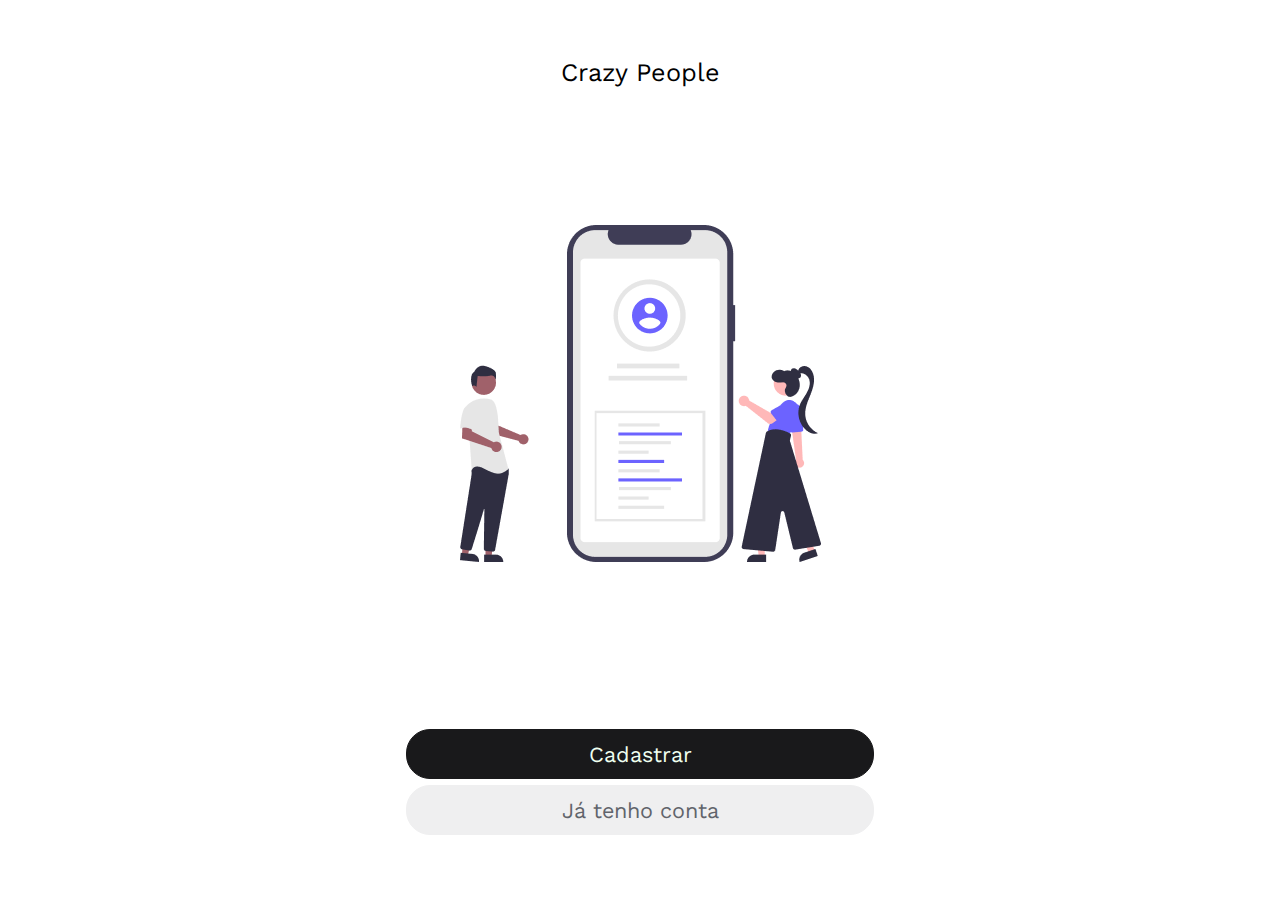
<file: index.html>
<!DOCTYPE html>
<html lang="en">
<head>
    <meta charset="UTF-8">
    <meta name="viewport" content="width=device-width, initial-scale=1.0">
    <title>Crazy People - a rede social das suas loucuras</title>
    <link href="CSS/global.css" rel="stylesheet"  />
</head>
<body>
    <div class="grid-vertical">
        <div class="container-content">
            <h1 class="title">Crazy People</h1>
            <img src="images/bem_vindo.png" class="image-centered" width="361" height="337" style="max-height: 337px;"/>
        </div>
    <div class="group-buttons">
        <a class="button button-primary" href="register.html" >Cadastrar</a>
        <a class="button button-secundary" href="pages/login/login.html">Já tenho conta</a>
    </div>
    </div>
</body>
</html>
</file>
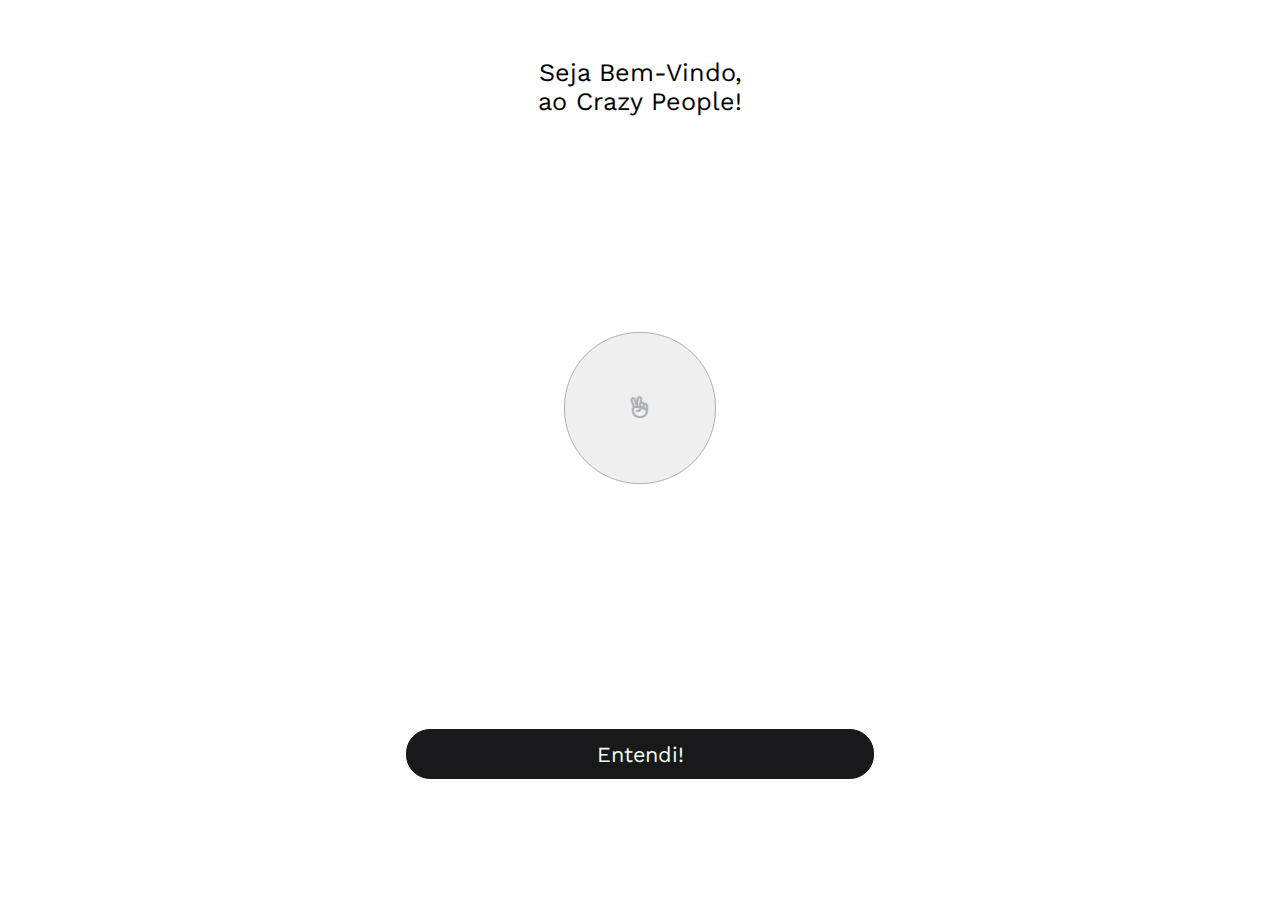
<file: register-message.html>
<!DOCTYPE html>
<html lang="en">
<head>
    <meta charset="UTF-8">
    <meta name="viewport" content="width=device-width, initial-scale=1.0">
    <title>Bem-Vindo - Crazy People</title>
    <link href="CSS/global.css" rel="stylesheet"  />
    <link href="pages/recovery-password/recovery-password.css" rel="stylesheet" />
    <link href="CSS/fontawesome/css/all.min.css" rel="stylesheet" />
</head>
<body>
    <div class="grid-vertical">
        <div class="container-content">
            <h1 class="title">Seja Bem-Vindo, <br /> ao Crazy People!</h1>
            <div class="icon-container">
                <i class="fa-regular fa-hand-peace"></i>
                <!--<i class="fa-regular fa-eye-slash"></i>-->
            </div>
               
    </div> 
    <div class="group-buttons">
        <a class="button button-primary" href="pages/login/login.html">Entendi!</a>
        
    </div>
    
</body>
</html>
</file>
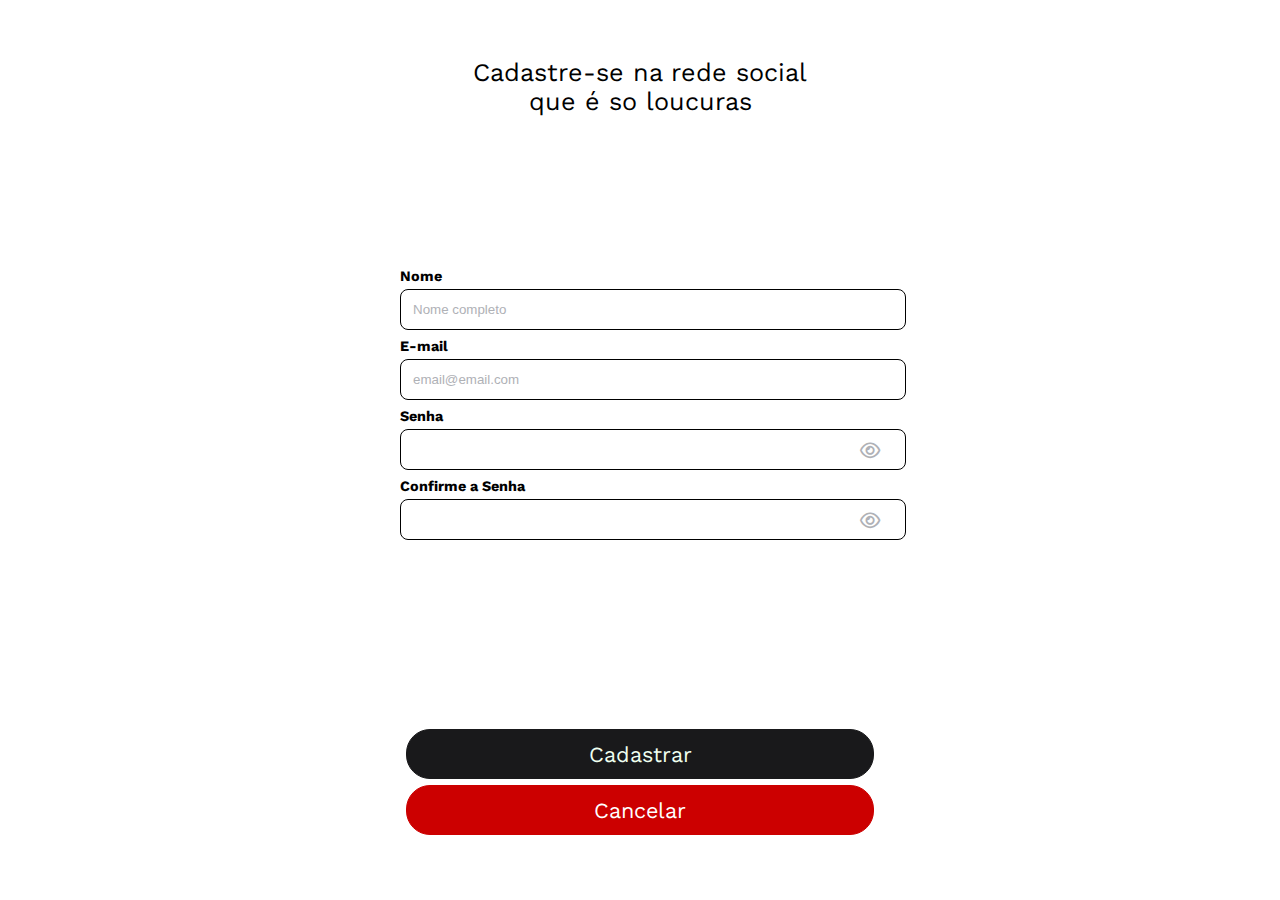
<file: register.html>
<!DOCTYPE html>
<html lang="en">
<head>
    <meta charset="UTF-8">
    <meta name="viewport" content="width=device-width, initial-scale=1.0">
    <title>Cadastre-se no Crazy People - a rede social das suas loucuras</title>
    <link href="CSS/global.css" rel="stylesheet"  />
    <link href="CSS/fontawesome/css/all.min.css" rel="stylesheet"/>
</head>
<body>
    <div class="grid-vertical">
        <div class="container-content">
            <h1 class="title">Cadastre-se na rede social </br>que é so loucuras</h1>
            <form id="form-register" onsubmit="return false" method="post" class="form-centered" >
                <div class="form-group">
                        <label>Nome</label>
                        <input type="text" name="name" id="name" placeholder="Nome completo">
                </div>
                <div class="form-group">
                    <label>E-mail</label>
                    <input type="email" name="email" id="email" placeholder="email@email.com">
                </div>
                <div class="form-group">
                    <label>Senha</label>
                    <div class="input-password">
                    <input type="password" name="password" id="password">
                    <i class="fa-regular fa-eye icon-eye "></i>
                    <!--<i class="fa-regular fa-eye-slash"></i>-->
                    </div>
                </div>
                <div class="form-group">
                    <label>Confirme a Senha</label>
                    <div class="input-password">
                    <input type="password" name="password-confirm" id="password-confirm">
                    <i class="fa-regular fa-eye icon-eye "></i>
                    <!--<i class="fa-regular fa-eye-slash"></i>-->
                    </div>
                </div>
            </div>
    </form>
    <div class="group-buttons">
        <a class="button button-primary" href="register-message.html">Cadastrar</a>
        <a class="button button-cancel" href="index.html" >Cancelar</a>
    </div>
    </div>
</body>
</html>
</file>
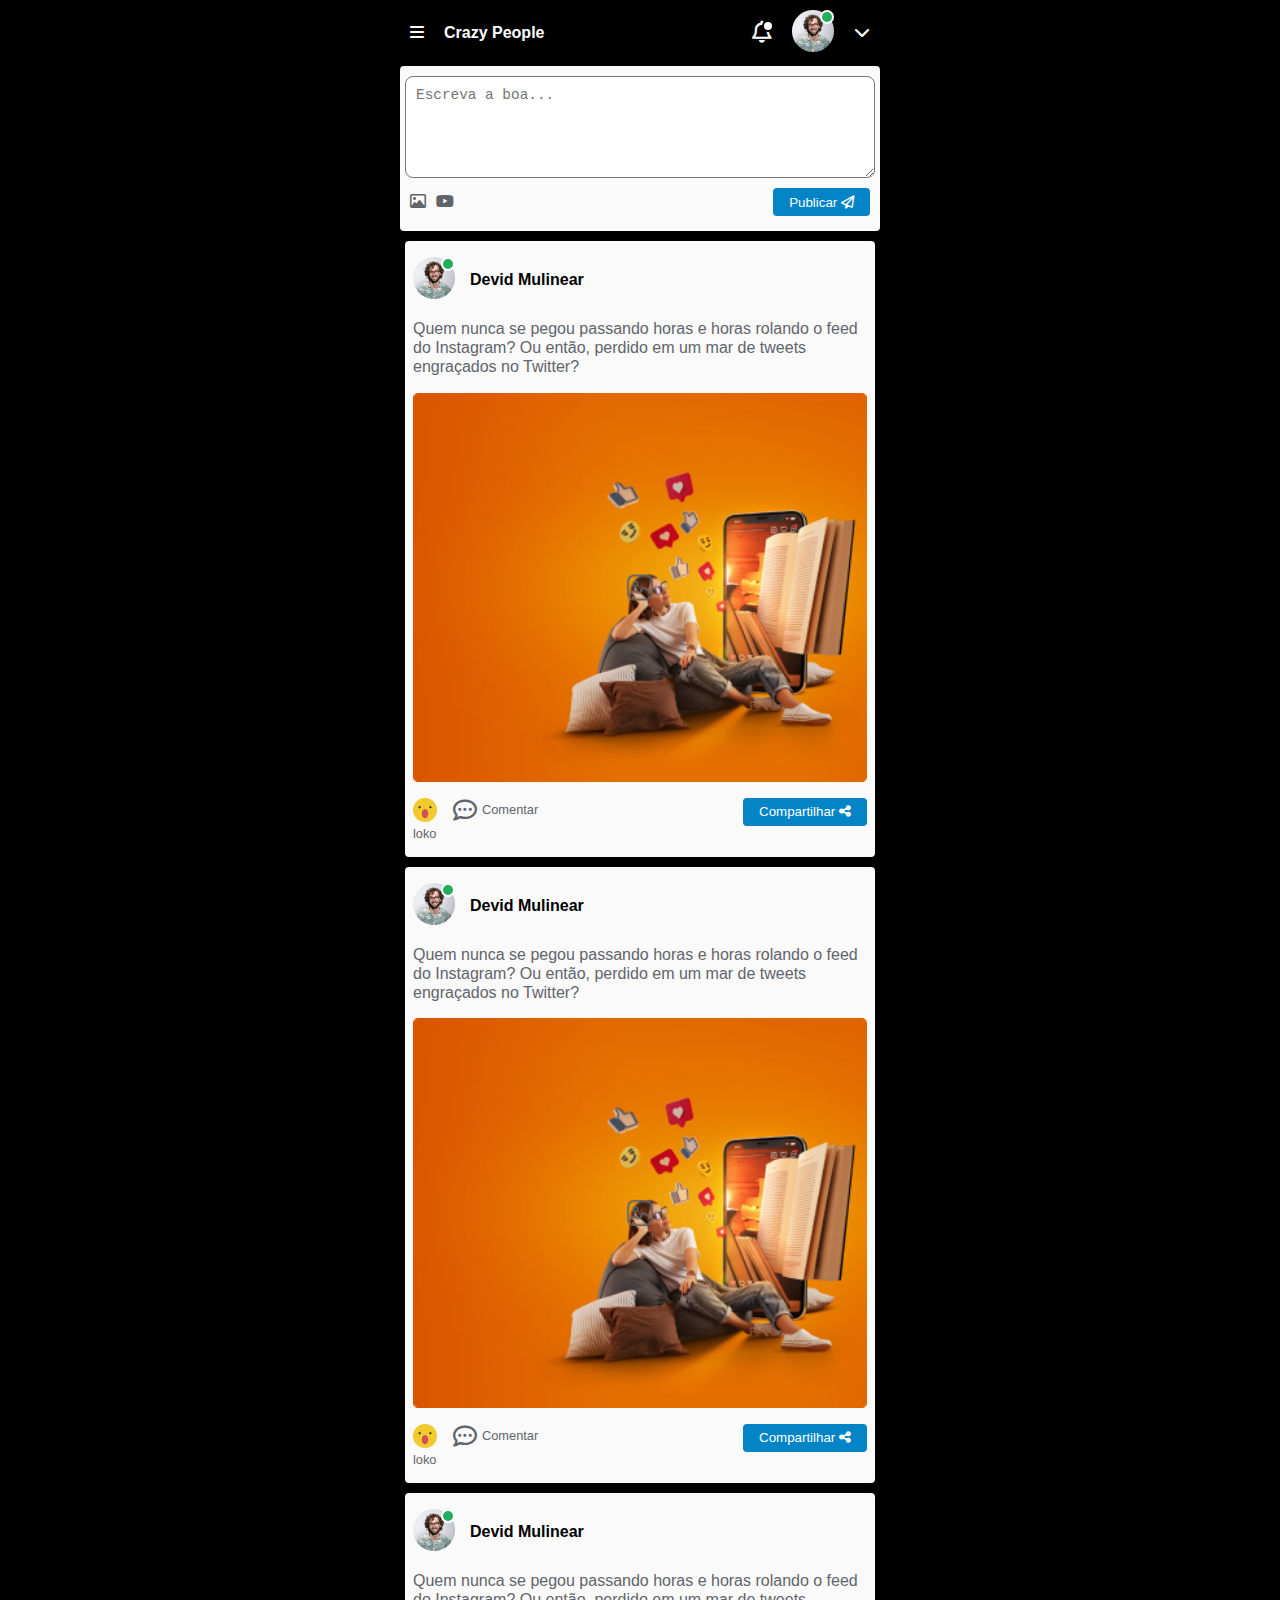
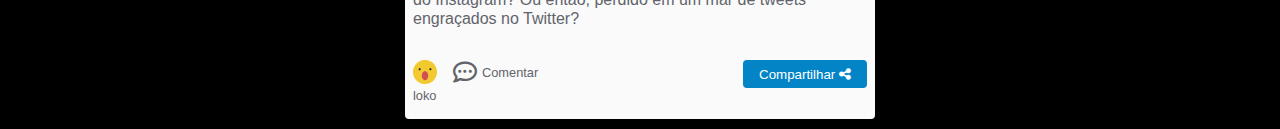
<file: pages/feed/feed.html>
<!DOCTYPE html>
<html lang="en">
<head>
    <meta charset="UTF-8">
    <meta name="viewport" content="width=device-width, initial-scale=1.0">
    <title>Timeline-Crazy-People - A rede social das suas loucuras!</title>
    <link href="../../CSS/global.css" rel="stylesheet"/>
    <link href="feed.css" rel="stylesheet" />
    <link href="../../CSS/fontawesome/css/all.min.css" rel="stylesheet"/>
</head>
<body>
    <header>
        <div id="menu-icon">
            <i class="fa-solid fa-bars"></i>
        </div>
        <div id="page-title">
            Crazy People
        </div>
        <div id="notification-icon">
            <a href="#">
                <i class="fa-regular fa-bell"></i>
                <div id="notification-ball"></div>
                <div id="arrow-container-notifications">
                    <img src="../../images/arrow.png" alt="Seta branca" />
                </div>
                <div id="container-notifications">
                    <div class="card-notifications">
                        <div class="card-notifications-title">
                            <div class="card-notification-photo">
                                <div class="profile-icon-notification">
                                    <img src="../../images/avatar.png" />
                                    <div class="profile-ball-notification"></div>
                                </div>
                            </div>
                            <div class="card-notification-name">
                                Joana Maria
                            </div>
                        </div>
                        <div class="card-notification-body">
                            Quer fazer parte da sua rede!
                        </div>
                        <div class="card-notifications-buttons">
                            <button class="button-cancel">Cancelar</button>
                            <button class="button-post">Aceitar</button>
                        </div>
                    </div>
                </div>
            </a>
        </div>
        <div class="profile-icon">
            <img src="../../images/avatar.png" />
            <div class="profile-ball"></div>
        </div>
        <div id="settings-icon">
            <i class="fa-solid fa-chevron-down"></i>
        </div>
    </header>
    <section id="container-form-post" >
        <form id="form-post" name="form-post" method="post" action="">
            <textarea rows="5" cols="40" name="text-post" id="text-post" placeholder="Escreva a boa..."></textarea>
            <div id="container-form-post-options">
                <div id="container-form-post-options-icons">
                    <a href="#" class="form-post-icon"><i class="fa-regular fa-image"></i></a>
                    <a href="#" class="form-post-icon"><i class="fa-brands fa-youtube"></i></a>
                </div>
                <button id="button-post" name="button-post" class="button-post">Publicar <i class="fa-regular fa-paper-plane"></i></button>
            </div>
        </form>
    </section>
    <section class="container-post">
        <div class="container-post-user">
            <div class="container-post-user-photo">
                <div class="profile-icon">
                    <img src="../../images/avatar.png" />
                    <div class="profile-ball"></div>
                </div>
            </div>
            <div class="container-post-user-name">
                Devid Mulinear
            </div>         
        </div>
        <div class="container-post-text-user">
            <div class="container-post-text">
                Quem nunca se pegou passando horas e horas rolando 
                o feed do Instagram? Ou então, perdido em um mar de
                tweets engraçados no Twitter?
            </div>
            <div class="container-post-media">
                <img src="../../images/Imagem_Post.png" alt="Imagem com uma mulher sentada em um puf lendo um livro grande"/>
            </div>
            <div class="container-post-options">
                <div class="container-post-options-icon">
                    <div class="container-post-options-icon-reaction">
                        <a href="#" class="link-reaction">
                            <img src="../../images/loko.png" alt="Carinha amarela com boca de pessoa impressionada com algo" />
                            <div class="container-reactions">
                                <img src="../../images/loko.png" alt="Carinha amarela com boca de pessoa impressionada com algo" />
                                <img src="../../images/muitoloko.png" alt="Carinha amarela com boca de pessoa impressionada com algo" />
                                <img src="../../images/seloko.png" alt="Carinha amarela com boca de pessoa muito impressionada com algo" />
                            </div>
                        </a>
                        <span>loko</span>
                    </div>
                    <a href="#" class="link-comment">
                        <i class="fa-regular fa-comment-dots"></i>
                        <span>Comentar</span>
                    </a>
                </div>
                <button id="button-share" name="button-share" class="button-post">Compartilhar <i class="fa-solid fa-share-nodes"></i></button>
            </div>
        </div>
    </section>
    <section class="container-post">
        <div class="container-post-user">
            <div class="container-post-user-photo">
                <div class="profile-icon">
                    <img src="../../images/avatar.png" />
                    <div class="profile-ball"></div>
                </div>
            </div>
            <div class="container-post-user-name">
                Devid Mulinear
            </div>         
        </div>
        <div class="container-post-text-user">
            <div class="container-post-text">
                Quem nunca se pegou passando horas e horas rolando 
                o feed do Instagram? Ou então, perdido em um mar de
                tweets engraçados no Twitter?
            </div>
            <div class="container-post-media">
                <img src="../../images/Imagem_Post.png" alt="Imagem com uma mulher sentada em um puf lendo um livro grande"/>
            </div>
            <div class="container-post-options">
                <div class="container-post-options-icon">
                    <div class="container-post-options-icon-reaction">
                        <a href="#" class="link-reaction">
                            <img src="../../images/loko.png" alt="Carinha amarela com boca de pessoa impressionada com algo" />
                            <div class="container-reactions">
                                <img src="../../images/loko.png" alt="Carinha amarela com boca de pessoa impressionada com algo" />
                                <img src="../../images/muitoloko.png" alt="Carinha amarela com boca de pessoa impressionada com algo" />
                                <img src="../../images/seloko.png" alt="Carinha amarela com boca de pessoa muito impressionada com algo" />
                            </div>
                        </a>
                        <span>loko</span>
                    </div>
                    <a href="#" class="link-comment">
                        <i class="fa-regular fa-comment-dots"></i>
                        <span>Comentar</span>
                    </a>
                </div>
                <button id="button-share" name="button-share" class="button-post">Compartilhar <i class="fa-solid fa-share-nodes"></i></button>
            </div>
        </div>
    </section>
    <section class="container-post">
        <div class="container-post-user">
            <div class="container-post-user-photo">
                <div class="profile-icon">
                    <img src="../../images/avatar.png" />
                    <div class="profile-ball"></div>
                </div>
            </div>
            <div class="container-post-user-name">
                Devid Mulinear
            </div>         
        </div>
        <div class="container-post-text-user">
            <div class="container-post-text">
                Quem nunca se pegou passando horas e horas rolando 
                o feed do Instagram? Ou então, perdido em um mar de
                tweets engraçados no Twitter?
            </div>
            <div class="container-post-media">
                
            </div>
            <div class="container-post-options">
                <div class="container-post-options-icon">
                    <div class="container-post-options-icon-reaction">
                        <a href="#" class="link-reaction">
                            <img src="../../images/loko.png" alt="Carinha amarela com boca de pessoa impressionada com algo" />
                            <div class="container-reactions">
                                <img src="../../images/loko.png" alt="Carinha amarela com boca de pessoa impressionada com algo" />
                                <img src="../../images/muitoloko.png" alt="Carinha amarela com boca de pessoa impressionada com algo" />
                                <img src="../../images/seloko.png" alt="Carinha amarela com boca de pessoa muito impressionada com algo" />
                            </div>
                        </a>
                        <span>loko</span>
                    </div>
                    <a href="#" class="link-comment">
                        <i class="fa-regular fa-comment-dots"></i>
                        <span>Comentar</span>
                    </a>
                </div>
                <button id="button-share" name="button-share" class="button-post">Compartilhar <i class="fa-solid fa-share-nodes"></i></button>
            </div>
        </div>
    </section>
</body>
</html>
</file>
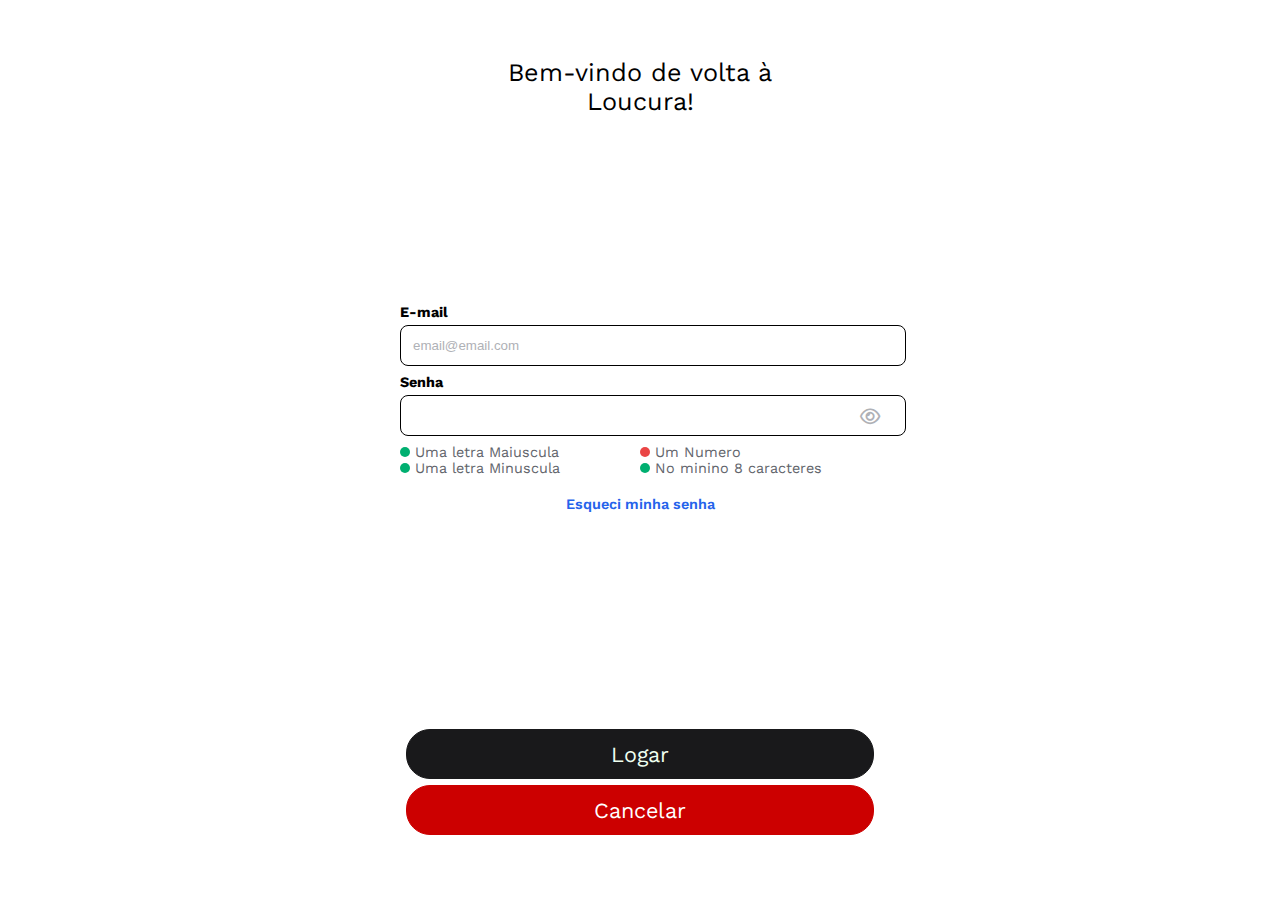
<file: pages/login/login.html>
<!DOCTYPE html>
<html lang="en">
<head>
    <meta charset="UTF-8">
    <meta name="viewport" content="width=device-width, initial-scale=1.0">
    <title>Entre na sua conta - Crazy People</title>
    <link href="../../CSS/global.css" rel="stylesheet"  />
    <link href="login.css" rel="stylesheet" />
    <link href="../../CSS/fontawesome/css/all.min.css" rel="stylesheet" />
</head>
<body>
    <div class="grid-vertical">
        <div class="container-content">
            <h1 class="title">Bem-vindo de volta à <br /> Loucura!</h1>
            <form id="form-login" onsubmit="return false" method="post" class="form-centered" >
                
                <div class="form-group">
                    <label>E-mail</label>
                    <input type="email" name="email" id="email" placeholder="email@email.com">
                </div>
                <div class="form-group">
                    <label>Senha</label>
                    <div class="input-password">
                    <input type="password" name="password" id="password">
                    <i class="fa-regular fa-eye icon-eye "></i>
                    <!--<i class="fa-regular fa-eye-slash"></i>-->
                </div>
        </div>  
        <div class="tips">
            <div class="tip" >
                <div class="tip-icon sucess" id="error-uppercase"></div>
                <div class="tip-text">Uma letra Maiuscula</div>
            </div>
            <div class="tip">
                <div class="tip-icon error" id="error-number"></div>
                <div class="tip-text">Um Numero</div>
            </div>
            <div class="tip">
                <div class="tip-icon sucess" id="error-lowercase"></div>
                <div class="tip-text">Uma letra Minuscula</div>
            </div>
            <div class="tip">
                <div class="tip-icon sucess"id="error-minlegth"></div>
                <div class="tip-text">No minino 8 caracteres</div>
            </div>
        </div>
        <div class="center">
        <a href="../recovery-password/recovery-password.html" class="general">Esqueci minha senha</a>  
        </div>        
            </form>
    </div> 
    <div class="group-buttons">
        <a class="button button-primary" href="../feed/feed.html">Logar</a>
        <a class="button button-cancel" href="../../index.html" >Cancelar</a>
    </div>
    
</body>
</html>
</file>
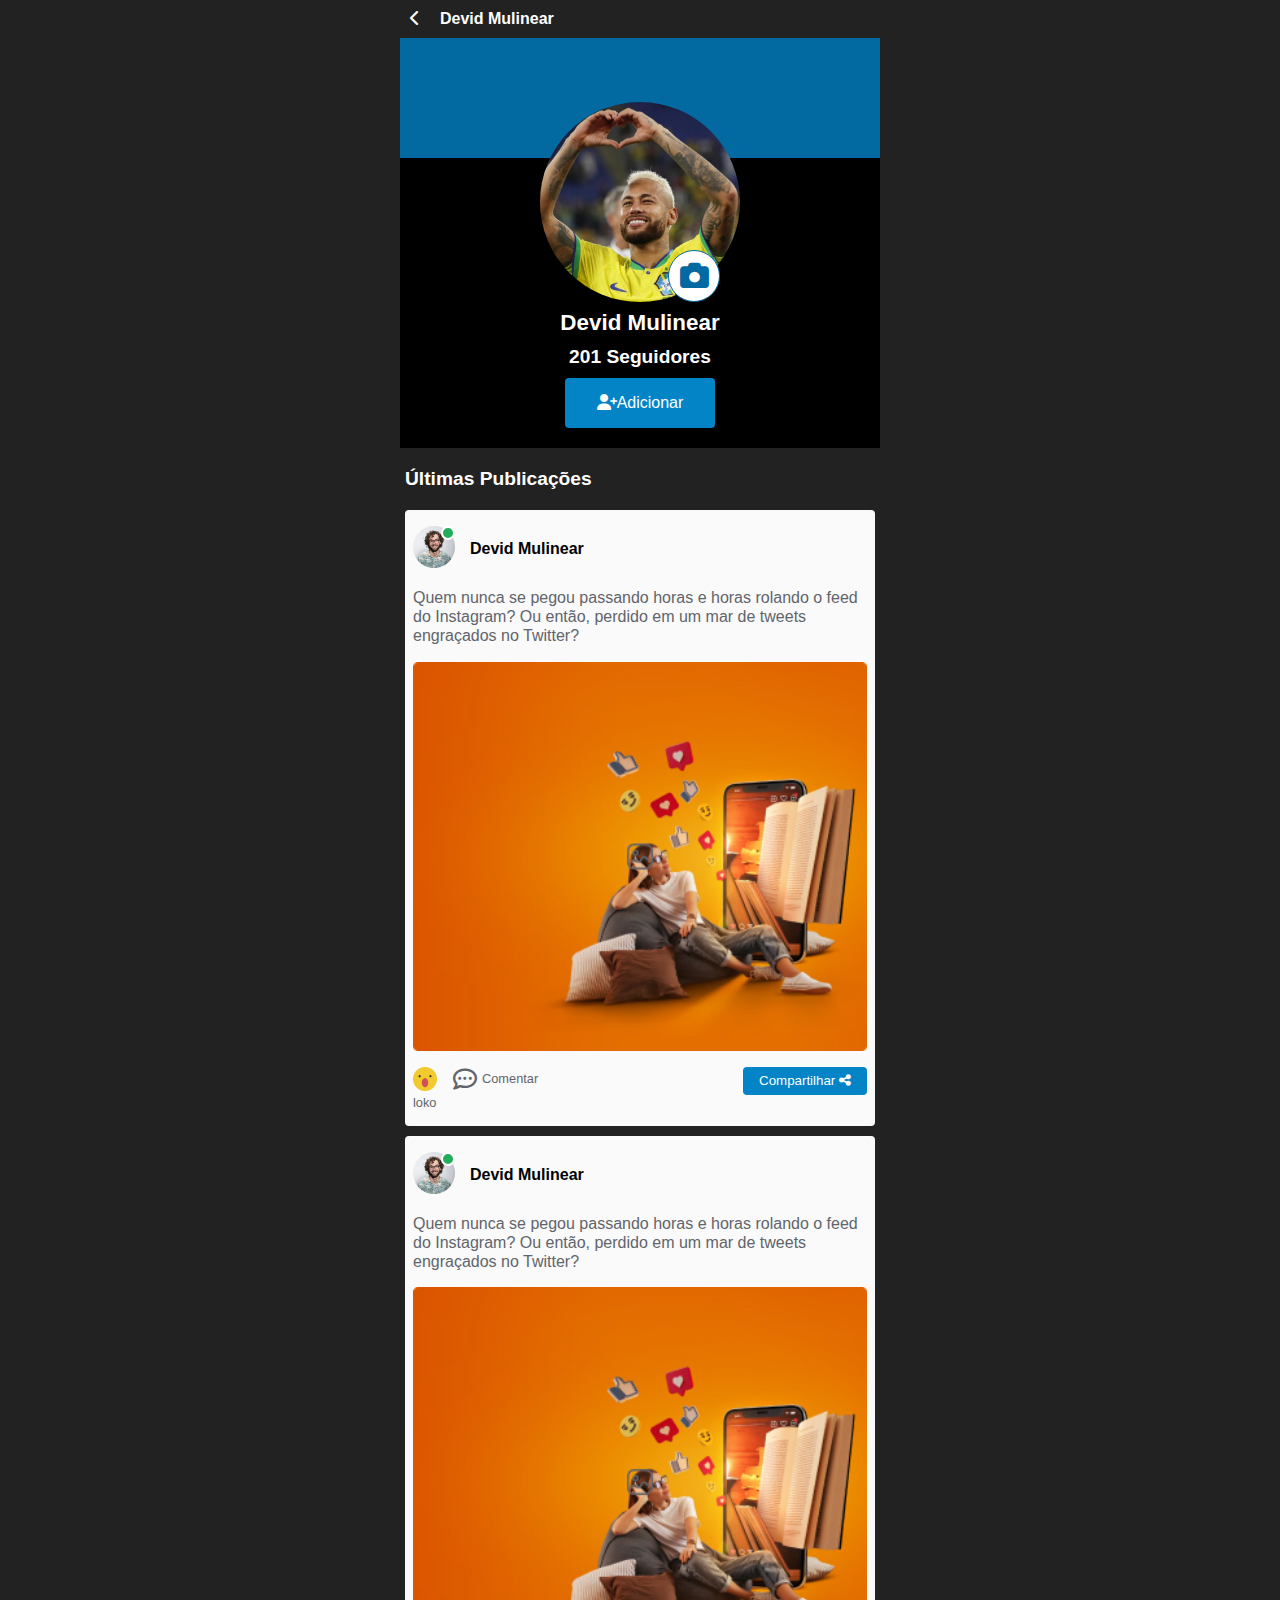
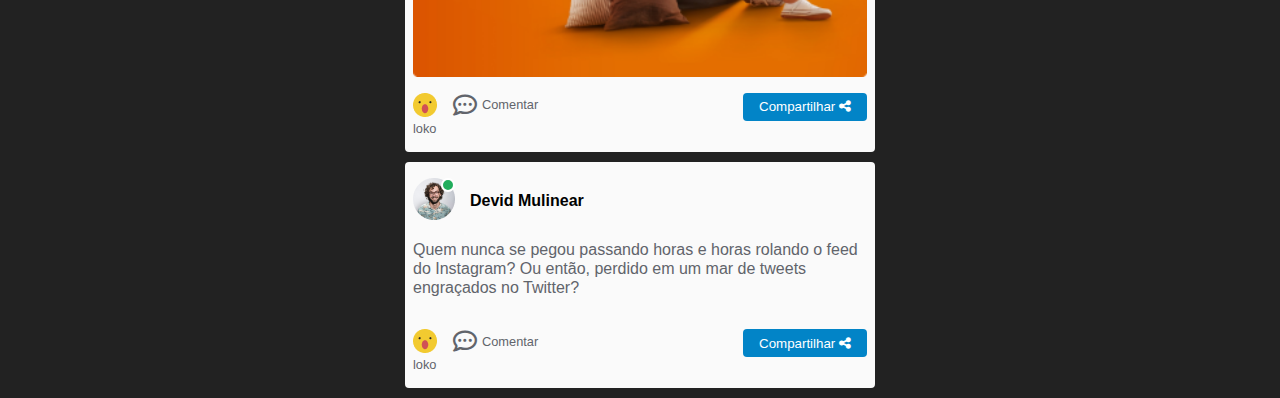
<file: pages/profile/profile.html>
<!DOCTYPE html>
<html lang="en">
<head>
    <meta charset="UTF-8">
    <meta name="viewport" content="width=device-width, initial-scale=1.0">
    <title>Meu perfil - Crazy-People - A rede social das suas loucuras!</title>
    <link href="../../CSS/global.css" rel="stylesheet"/>
    <link href="profile.css" rel="stylesheet" />
    <link href="../../CSS/fontawesome/css/all.min.css" rel="stylesheet"/>
</head>
<body>
    <header>
        <div id="menu-icon">
           <a href="../feed/feed.html"><i class="fa-solid fa-chevron-left"></i></a> 
        </div>
        <div id="page-title">
            Devid Mulinear
        </div>         
    </header>
    <section id="container-profile">
        <div id="container-profile-top">

        </div>
        <div id="container-profile-photo">
            <img src="../../images/profile-ney.jpeg"  />
            <div id="button-upload-photo">
                <a href="#"><i class="fa-solid fa-camera"></i></a>
            </div>
        </div>
        <div id="container-profile-photo-info">
            <span class="info-title">Devid Mulinear</span>
            <span class="info-text">201 Seguidores</span>
            <button id="button-id" name="button-add" class="button-add"><i class="fa-solid fa-user-plus"></i>Adicionar</button>
        </div>
    </section>
    <p class="info-text last-post">Últimas Publicações</p>
    <section class="container-post">
        <div class="container-post-user">
            <div class="container-post-user-photo">
                <div class="profile-icon">
                    <img src="../../images/avatar.png" />
                    <div class="profile-ball"></div>
                </div>
            </div>
            <div class="container-post-user-name">
                Devid Mulinear
            </div>         
        </div>
        <div class="container-post-text-user">
            <div class="container-post-text">
                Quem nunca se pegou passando horas e horas rolando 
                o feed do Instagram? Ou então, perdido em um mar de
                tweets engraçados no Twitter?
            </div>
            <div class="container-post-media">
                <img src="../../images/Imagem_Post.png" alt="Imagem com uma mulher sentada em um puf lendo um livro grande"/>
            </div>
            <div class="container-post-options">
                <div class="container-post-options-icon">
                    <div class="container-post-options-icon-reaction">
                        <a href="#" class="link-reaction">
                            <img src="../../images/loko.png" alt="Carinha amarela com boca de pessoa impressionada com algo" />
                            <div class="container-reactions">
                                <img src="../../images/loko.png" alt="Carinha amarela com boca de pessoa impressionada com algo" />
                                <img src="../../images/muitoloko.png" alt="Carinha amarela com boca de pessoa impressionada com algo" />
                                <img src="../../images/seloko.png" alt="Carinha amarela com boca de pessoa muito impressionada com algo" />
                            </div>
                        </a>
                        <span>loko</span>
                    </div>
                    <a href="#" class="link-comment">
                        <i class="fa-regular fa-comment-dots"></i>
                        <span>Comentar</span>
                    </a>
                </div>
                <button id="button-share" name="button-share" class="button-post">Compartilhar <i class="fa-solid fa-share-nodes"></i></button>
            </div>
        </div>
    </section>
    <section class="container-post">
        <div class="container-post-user">
            <div class="container-post-user-photo">
                <div class="profile-icon">
                    <img src="../../images/avatar.png" />
                    <div class="profile-ball"></div>
                </div>
            </div>
            <div class="container-post-user-name">
                Devid Mulinear
            </div>         
        </div>
        <div class="container-post-text-user">
            <div class="container-post-text">
                Quem nunca se pegou passando horas e horas rolando 
                o feed do Instagram? Ou então, perdido em um mar de
                tweets engraçados no Twitter?
            </div>
            <div class="container-post-media">
                <img src="../../images/Imagem_Post.png" alt="Imagem com uma mulher sentada em um puf lendo um livro grande"/>
            </div>
            <div class="container-post-options">
                <div class="container-post-options-icon">
                    <div class="container-post-options-icon-reaction">
                        <a href="#" class="link-reaction">
                            <img src="../../images/loko.png" alt="Carinha amarela com boca de pessoa impressionada com algo" />
                            <div class="container-reactions">
                                <img src="../../images/loko.png" alt="Carinha amarela com boca de pessoa impressionada com algo" />
                                <img src="../../images/muitoloko.png" alt="Carinha amarela com boca de pessoa impressionada com algo" />
                                <img src="../../images/seloko.png" alt="Carinha amarela com boca de pessoa muito impressionada com algo" />
                            </div>
                        </a>
                        <span>loko</span>
                    </div>
                    <a href="#" class="link-comment">
                        <i class="fa-regular fa-comment-dots"></i>
                        <span>Comentar</span>
                    </a>
                </div>
                <button id="button-share" name="button-share" class="button-post">Compartilhar <i class="fa-solid fa-share-nodes"></i></button>
            </div>
        </div>
    </section>
    <section class="container-post">
        <div class="container-post-user">
            <div class="container-post-user-photo">
                <div class="profile-icon">
                    <img src="../../images/avatar.png" />
                    <div class="profile-ball"></div>
                </div>
            </div>
            <div class="container-post-user-name">
                Devid Mulinear
            </div>         
        </div>
        <div class="container-post-text-user">
            <div class="container-post-text">
                Quem nunca se pegou passando horas e horas rolando 
                o feed do Instagram? Ou então, perdido em um mar de
                tweets engraçados no Twitter?
            </div>
            <div class="container-post-media">
                
            </div>
            <div class="container-post-options">
                <div class="container-post-options-icon">
                    <div class="container-post-options-icon-reaction">
                        <a href="#" class="link-reaction">
                            <img src="../../images/loko.png" alt="Carinha amarela com boca de pessoa impressionada com algo" />
                            <div class="container-reactions">
                                <img src="../../images/loko.png" alt="Carinha amarela com boca de pessoa impressionada com algo" />
                                <img src="../../images/muitoloko.png" alt="Carinha amarela com boca de pessoa impressionada com algo" />
                                <img src="../../images/seloko.png" alt="Carinha amarela com boca de pessoa muito impressionada com algo" />
                            </div>
                        </a>
                        <span>loko</span>
                    </div>
                    <a href="#" class="link-comment">
                        <i class="fa-regular fa-comment-dots"></i>
                        <span>Comentar</span>
                    </a>
                </div>
                <button id="button-share" name="button-share" class="button-post">Compartilhar <i class="fa-solid fa-share-nodes"></i></button>
            </div>
        </div>
    </section>
</body>
</html>
</file>
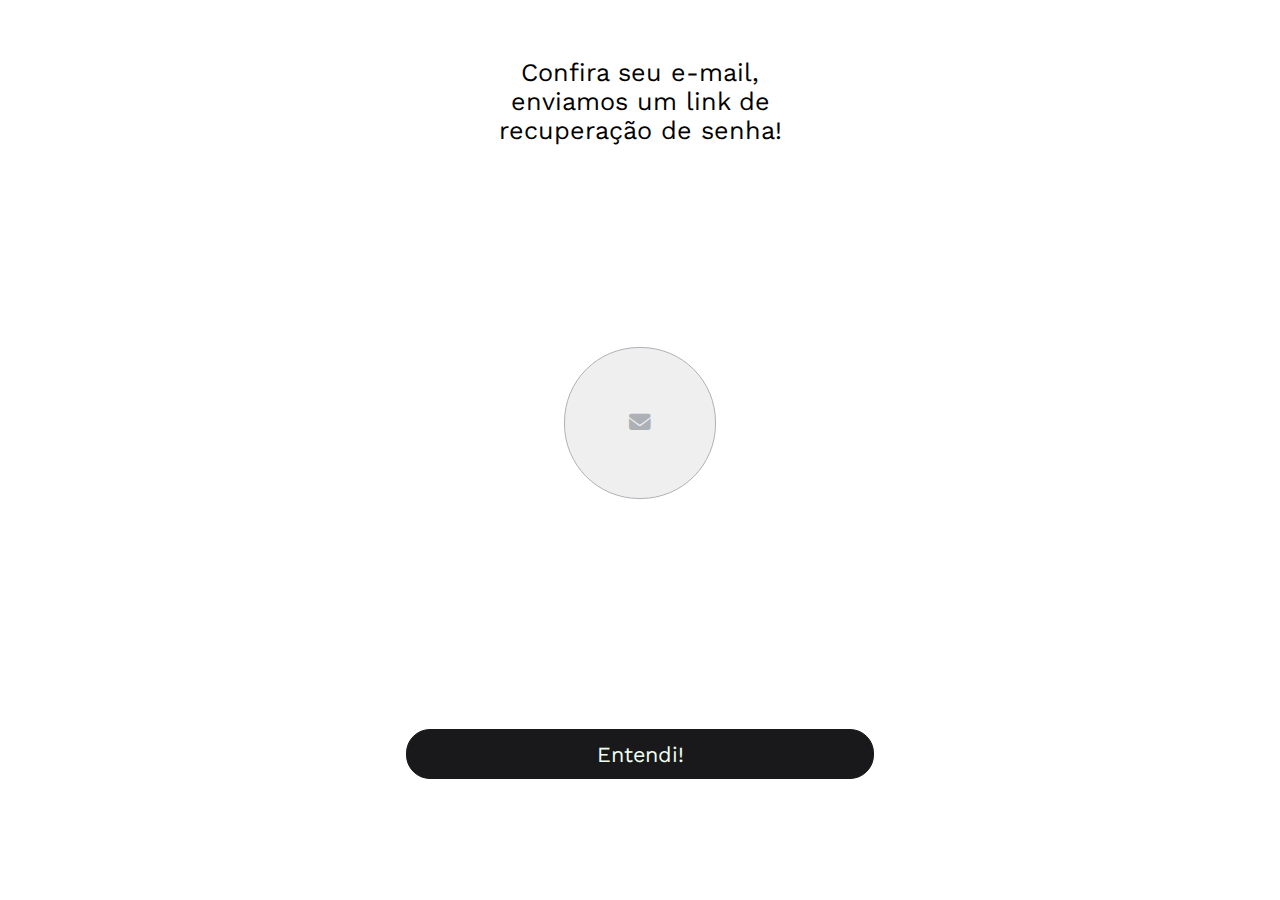
<file: pages/recovery-password/recovery-password-message.html>
<!DOCTYPE html>
<html lang="en">
<head>
    <meta charset="UTF-8">
    <meta name="viewport" content="width=device-width, initial-scale=1.0">
    <title>Recuperar senha - Crazy People</title>
    <link href="../../CSS/global.css" rel="stylesheet"  />
    <link href="recovery-password.css" rel="stylesheet" />
    <link href="../../CSS/fontawesome/css/all.min.css" rel="stylesheet" />
</head>
<body>
    <div class="grid-vertical">
        <div class="container-content">
            <h1 class="title">Confira seu e-mail, <br /> enviamos um link de <br /> recuperação de senha!</h1>
            <div class="icon-container">
                <i class="fa-solid fa-envelope"></i>
                <!--<i class="fa-regular fa-eye-slash"></i>-->
            </div>
               
    </div> 
    <div class="group-buttons">
        <a class="button button-primary" href="../login/login.html">Entendi!</a>
        
    </div>
    
</body>
</html>
</file>
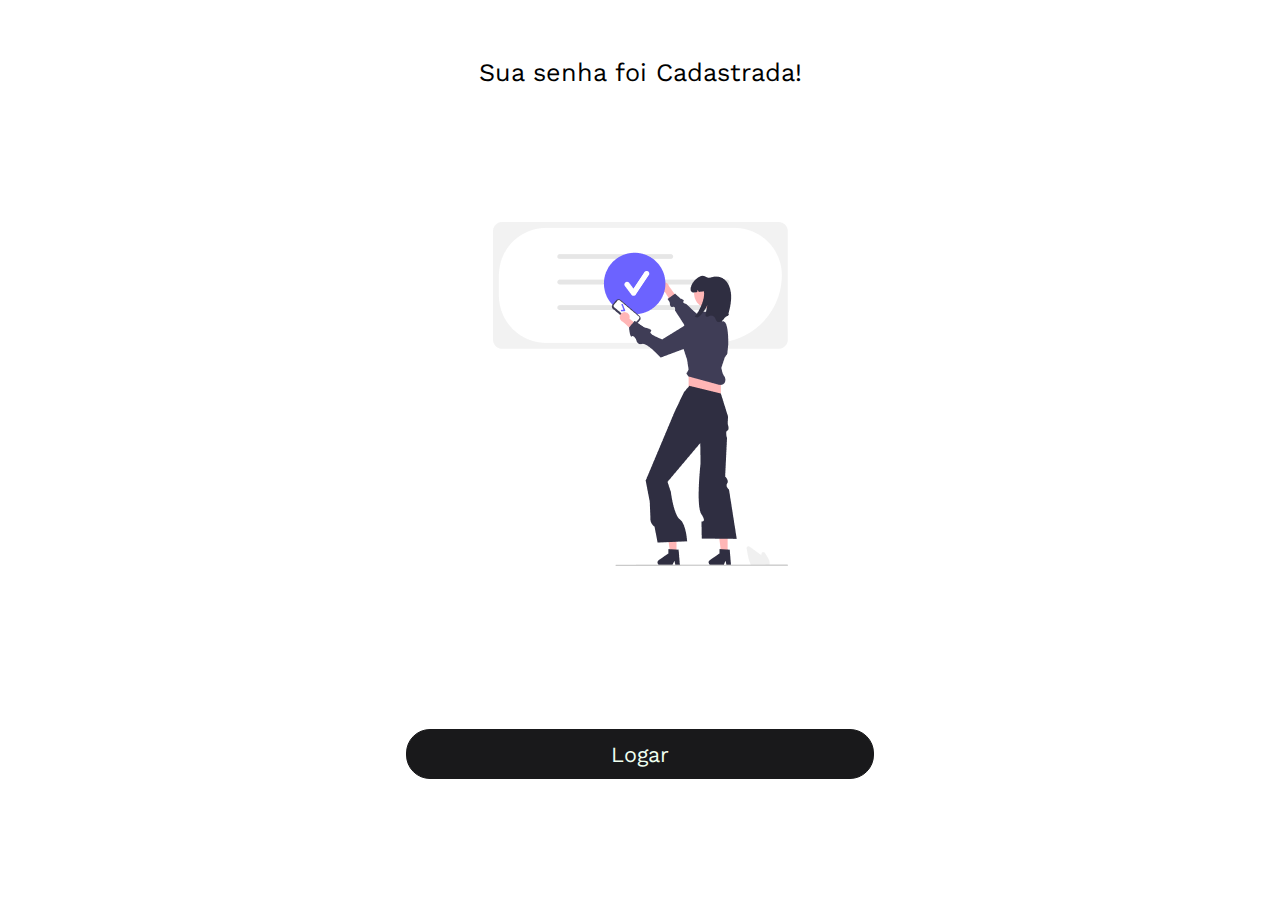
<file: pages/reset-password/reset-password-message.html>
<!DOCTYPE html>
<html lang="en">
<head>
    <meta charset="UTF-8">
    <meta name="viewport" content="width=device-width, initial-scale=1.0">
    <title>Senha Cadastrada - Crazy People</title>
    <link href="../../CSS/global.css" rel="stylesheet"  />
</head>
<body>
    <div class="grid-vertical">
        <div class="container-content">
            <h1 class="title">Sua senha foi Cadastrada!</h1>
            <img src="../../images/sucesso.png.png" class="image-centered" width="295" height="344" style="max-height: 344px;"/>
        </div>
    <div class="group-buttons">
        <a class="button button-primary" href="../login/login.html" >Logar</a>
       
    </div>
    </div>
</body>
</html>
</file>
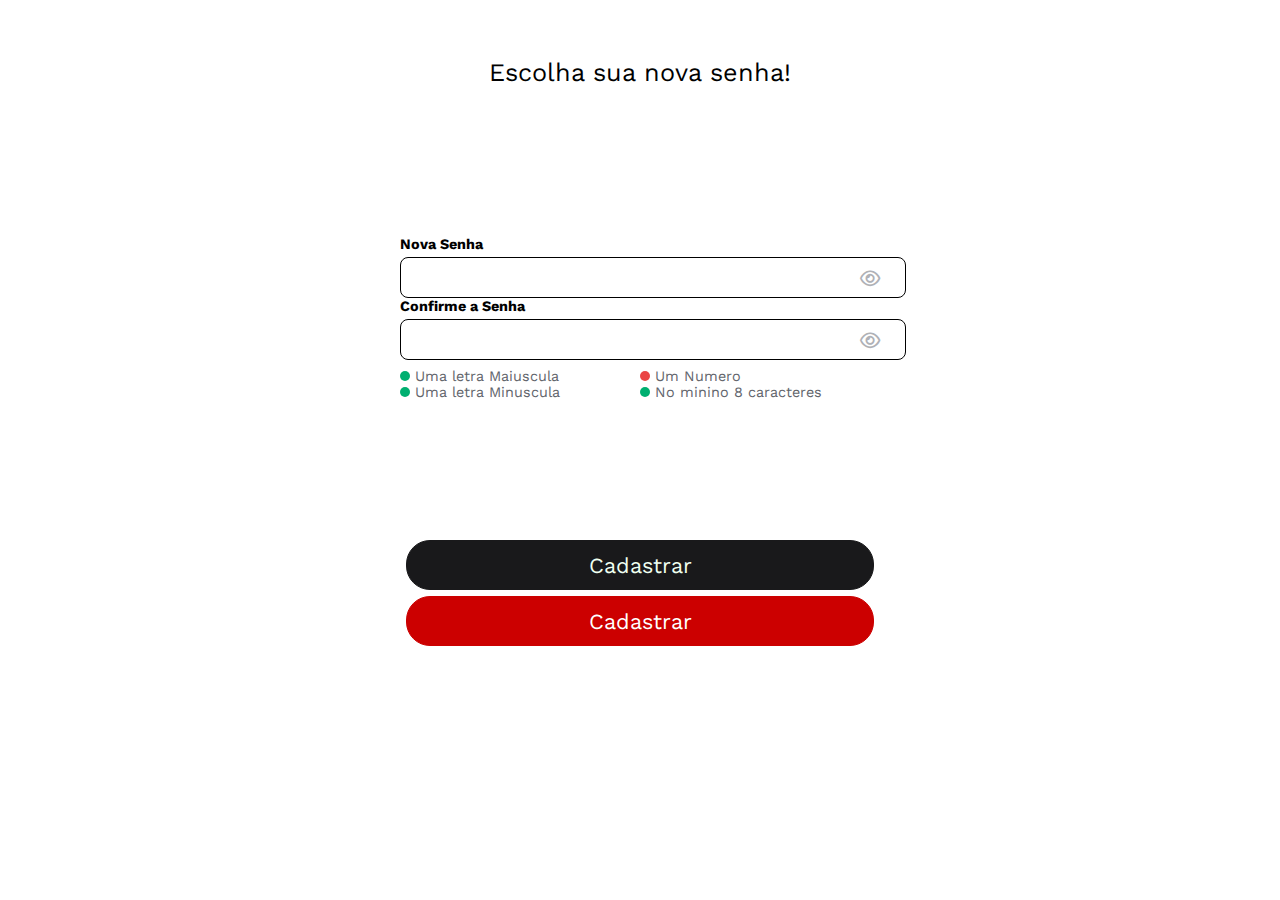
<file: pages/reset-password/reset-password.html>
<!DOCTYPE html>
<html lang="en">
<head>
    <meta charset="UTF-8">
    <meta name="viewport" content="width=device-width, initial-scale=1.0">
    <title>Cadastre sua nova senha - Crazy People</title>
    <link href="../../CSS/global.css" rel="stylesheet"  />
    <link href="reset-password.css" rel="stylesheet" />
    <link href="../../CSS/fontawesome/css/all.min.css" rel="stylesheet" />
</head>
<body>
    <div class="grid-vertical">
        <div class="container-content">
            <h1 class="title">Escolha sua nova senha! </h1>
            <form id="form-login" onsubmit="return false" method="post" class="form-centered" >
                
                
                <div class="form-group">
                    <label>Nova Senha</label>
                    <div class="input-password">
                    <input type="password" name="password" id="password">
                    <i class="fa-regular fa-eye icon-eye "></i>
                    <!--<i class="fa-regular fa-eye-slash"></i>-->
                </div>
                <div class="form-group">
                    <label>Confirme a Senha</label>
                    <div class="input-password">
                    <input type="password" name="confirm-password" id="confirm-password">
                    <i class="fa-regular fa-eye icon-eye "></i>
                    <!--<i class="fa-regular fa-eye-slash"></i>-->
                </div>
        </div>  
        <div class="tips">
            <div class="tip" >
                <div class="tip-icon sucess" id="error-uppercase"></div>
                <div class="tip-text">Uma letra Maiuscula</div>
            </div>
            <div class="tip">
                <div class="tip-icon error" id="error-number"></div>
                <div class="tip-text">Um Numero</div>
            </div>
            <div class="tip">
                <div class="tip-icon sucess" id="error-lowercase"></div>
                <div class="tip-text">Uma letra Minuscula</div>
            </div>
            <div class="tip">
                <div class="tip-icon sucess"id="error-minlegth"></div>
                <div class="tip-text">No minino 8 caracteres</div>
            </div>
        </div>
           
            </form>
    </div> 
    <div class="group-buttons">
        <a class="button button-primary" href="../reset-password/reset-password-message.html">Cadastrar</a>
        <a class="button button-cancel" href="../login/login.html" >Cadastrar</a>
    </div>
    
</body>
</html>
</file>
<file: CSS/global.css>
@font-face{
    font-family: 'Work Sans';
    src: url(../fonts/WorkSans-VariableFont_wght.ttf);
}
html{
    font-size: 18px;
    
}
body{
    font-family: 'Work Sans';
    margin: 0px;
    padding: 0px;
}
.title{
  
    font-size: 1.4rem;
    text-align: center;
    font-weight: normal;
    margin-top: 12%;
    
}
.grid-vertical{
    display: flex;
    flex-direction: column;
    max-width: 480px;
    margin: auto;
    gap: 5%;
    height: 100vh;
}
.container-content{
     display: flex;
     flex-direction: column;
     height: 80vh;

     
}
.group-buttons{
    display: flex;
    flex-direction: column;
    align-items: center;
    height: 20vh;
    
}
a.button{
    
    display: flex;
    flex: 1;
    border-radius: 24px;
    font-size: 16px;
    cursor: pointer;
    width: 97%;
    max-height: 48px;
    align-items: center;
    justify-content: center;
    text-decoration: none;
    font-size: 1.2rem;
}
.button-primary{
    background-color: #19191b;
    color: #effff0;
    border: 1px solid #19191b;
}
.button-secundary{
    background-color: #efeff0;
    color: #61646b;
    border: 1px solid #efeff0;
    margin-top: 6px;
}
.button-cancel{
    background-color: #c00;
    color: #fff;
    border: 1px solid #c00;
    margin-top: 6px;
}
.image-full-width{
    flex: 1;
    width: 90%;
    align-self: center;
    padding-bottom: 40px;
    
}
.image-centered{
    flex: 1;
    align-self: center;
    margin: auto;

}
.form-group{
    display: flex;
    flex-direction: column;
    margin-bottom: 8px;
}
.form-group label{
    font-weight: bold;
    font-size: 0.8rem;
    margin-bottom: 5px;
    
}
.form-group input{
    width: 100%;
    border: 1px solid;
    padding: 12px;
    border-radius: 8px;
}
.form-group .input-password{
    position: relative;
    flex: 1;
    width: 100%;
}
.form-group .input-password .icon-eye{
    position: absolute;
    right: 0px;
    top: 13px;
    color: #afb1b6;
    cursor: pointer;
}
.form-group input::placeholder {
    color: #afb1b6;
    opacity: 1; /* Firefox */
  }
  
  .form-group input::-ms-input-placeholder { /* Edge 12 -18 */
    color: #afb1b6;
  }
  .form-centered{
    margin: auto;
    width: 100%;

  }
  .center{
    display: flex;
    justify-content: center;
    margin-top: 20px;
  }
  a.general:link, a.general:visited{
    color: #2563eb;
    font-weight: 600;
    text-decoration: none;
    font-size: 0.8rem;
    cursor: pointer;
    
  }

 a.general:hover{
    color: #00c;
    font-weight: 600;
    
    
  }
  .button-post{
    background-color: #0284c7;
    color: #fff;
    border-radius: 4px;
    padding: 4px 16px 4px 16px;
    border-width: 0px;
    cursor: pointer;
    height: 28px;
  }
</file>
<file: pages/recovery-password/recovery-password.css>
.icon-container{
    background-color: #EFEFF0;
    border: 1px solid #afb1b6;
    border-radius: 75px;
    width: 150px;
    height: 150px;
    align-self: center;
    margin: auto;
    display: flex;
    align-items: center;
    justify-content: center;
}
.icon-container i{
    font-size: 1.2rem;
    color: #ADB1B6;
}
</file>
<file: pages/feed/feed.css>
html{
    font-size: 16px;
}
body{
    background-color: #000;
    margin: 0px;
    padding: 0px;
    font-family: Arial, Helvetica, sans-serif;
    max-width: 480px;
    margin: auto;
}
header{
    color: #fff;
    padding: 10px;
    display: flex;
    flex-direction: row;
    gap: 20px;
    align-items: center;
}
#page-title{
    flex: 1px;
    font-weight: bold;
}
.profile-icon{
    display: inline;
    position: relative;
    
}
.profile-icon .profile-ball{
    background-color: #22ad5c;
    border: 2px solid #fff;
    width: 10px;
    height: 10px;
    border-radius: 9px;
    position: absolute;
    top: 0px;
    right: 0px;
}
#notification-icon{
    position: relative;
    display: inline;
    font-size: 1.4rem;
}
#notification-icon a{
    color: #fff;
}
#container-notifications{
    display: none;
    position: absolute;
    top: 40px;
    right: -30px;
    width: 50vw;
    max-width: 250px;
    background-color: #fff;
    border-radius: 8px;
    padding: 16px;
    filter: drop-shadow(2px 2px 4px #27252565);
    z-index: 1;
    color: #000;
}
.card-notifications-title{
    display: flex;
    gap: 5px;
}
.card-notification-photo{
    display: inline;
    position: relative;
}
.profile-icon-notification .profile-ball-notification{
    background-color: #22ad5c;
    border: 2px solid #fff;
    width: 10px;
    height: 10px;
    border-radius: 9px;
    position: absolute;
    top: 0px;
    right: 0px;
}
#arrow-container-notifications{
    display: none;
    position: absolute;
    z-index: 2;
    top: 25px;

}
#notification-icon a:hover #container-notifications, #notification-icon a:hover #arrow-container-notifications{
    display: flex;
}
.card-notification-buttons{
    display: flex;
    justify-content: center;
}
.button-cancel{
    background-color: #fff;
    color: #0284c7;
    border: 1px solid #0284c7;
    border-radius: 4px;
    padding: 4px 16px 4px 16px;
    cursor: pointer;
    height: 28px;
    
  }
  .card-notifications{
    padding-left: 20px;
    padding-right: 20px;
  }
  .card-notification-name{
    font-size: 1rem;
    font-weight: bold;
    margin-top: 10px;
    margin-bottom: 10px;
  }
  .card-notification-body{
    font-size: 0.8rem;
    margin-top: 10px;
    margin-bottom: 10px;
  }
#notification-ball{
    background-color: #fff;
    border: 2px solid #000;
    width: 8px;
    height: 8px;
    border-radius: 6px;
    position: absolute;
    top: 0px;
    right: -2px;
}
#menu-icon{
    display: inline;
}
#container-form-post{
    background-color: #fafafa;
    display: flex;
    flex-direction: column;
    padding: 10px 5px 10px 5px;
    border-radius: 4px;
    
}
#container-form-post-options{
    flex: 1;
    display: flex;
    flex-direction: row;
    align-items: center;
    margin-top: 5px;
    padding: 5px;
}
#container-form-post-options-icons{
    flex: 1;
    display: flex;
    flex-direction: row;

}
#form-post{
    display: flex;
    flex-direction: column;
}
a.form-post-icon{
    color: #61646b;
    margin-right: 10px;
}
textarea{
    flex: 1;
    border-radius: 8px;
    padding: 10px;  
    color: #61646b;
    font-size: 0.9rem;
}
.container-post{
    
    background-color: #fafafa;
    padding: 16px 8px 16px 8px;
    border-radius: 4px;
    margin: 10px 5px 10px 5px;
}
.container-post-user{
    display: flex;
    flex-direction: row;
    align-items: center;
    
}
.container-post-user-photo{
    display: flex;
}
.container-post-user-name{
    flex: 1;
    font-weight: bold; 
    margin-left: 15px;
    border: 1px ;
}
.container-post-text{
    font-size: 1rem;
    color: #61646b;
    margin: 16px 0px 16px 0px;
    line-height: 1.2rem;
}
.container-post-media{
    flex: 1;
    display: flex;

}
.container-post-media img{
    width: 100%;
    
}
.container-post-options{
    flex: 1;
    display: flex;
    flex-direction: row;
    margin-top: 16px;
}
.container-post-options-icon{
    flex: 1;
    display: flex;
    flex-direction: row;
    align-items: flex-start;
    gap: 16px;
}
.container-post-options-icon-reaction{
    display: flex;
    flex-direction: column;
}
.container-post-options-icon-reaction span{
    font-size: 0.8rem;
    color: #61646b;
}
.link-comment{
    display: flex;
    align-items: center;
    color: #61646b;
    text-decoration: none; 
}
.link-comment i{
    font-size: 1.5rem;
}
.link-comment span{
    font-size: 0.8rem;
    margin-left: 5px;
}
a.link-react{
    text-decoration: none;
}
a.link-reaction{
    position: relative;
}
.container-reactions{
    display: flex;
    flex-direction: row;
    background-color: #172937;
    border-radius: 37px;
    padding: 8px;
    gap: 10px;
}
a.link-reaction:link .container-reactions, a.link-reaction:visited .container-reactions{
    display: none;
}
a.link-reaction:hover .container-reactions{
    display: flex;
    position: absolute;
    top: -40px;
    left: 0px;

}
</file>
<file: pages/login/login.css>
.tips{
    display: flex;
    flex-direction: row;
    flex-wrap: wrap;
}
.tip{
    width: 50%;
    display: flex;
    flex-direction: row;
    align-items: center;
}
.tip-icon{
    width: 10px;
    height: 10px;
    border-radius: 5px;
    margin-right: 5px;
}
.tip-text{
    font-size: 0.8rem;
    color: #61646b;
}
.sucess{
    background-color: #00Af70;
}
.error{
    background-color: #EA4545;
}
</file>
<file: pages/profile/profile.css>
html{
    font-size: 16px;
}
body{
    background-color: #222;
    margin: 0px;
    padding: 0px;
    font-family: Arial, Helvetica, sans-serif;
    max-width: 480px;
    margin: auto;
}
header{
    color: #fff;
    padding: 10px;
    display: flex;
    flex-direction: row;
    gap: 20px;
    align-items: center;
}
#page-title{
    flex: 1px;
    font-weight: bold;
}
.profile-icon{
    display: inline;
    position: relative;
    
}
.profile-icon .profile-ball{
    background-color: #22ad5c;
    border: 2px solid #fff;
    width: 10px;
    height: 10px;
    border-radius: 9px;
    position: absolute;
    top: 0px;
    right: 0px;
}

.profile-icon-notification .profile-ball-notification{
    background-color: #22ad5c;
    border: 2px solid #fff;
    width: 10px;
    height: 10px;
    border-radius: 9px;
    position: absolute;
    top: 0px;
    right: 0px;
}
#arrow-container-notifications{
    display: none;
    position: absolute;
    z-index: 2;
    top: 25px;

}
#menu-icon{
    display: inline;
    
}
#menu-icon a{
    color: #fff;
}
.container-post{
    
    background-color: #fafafa;
    padding: 16px 8px 16px 8px;
    border-radius: 4px;
    margin: 10px 5px 10px 5px;
}
.container-post-user{
    display: flex;
    flex-direction: row;
    align-items: center;
    
}
.container-post-user-photo{
    display: flex;
}
.container-post-user-name{
    flex: 1;
    font-weight: bold; 
    margin-left: 15px;
    border: 1px ;
}
.container-post-text{
    font-size: 1rem;
    color: #61646b;
    margin: 16px 0px 16px 0px;
    line-height: 1.2rem;
}
.container-post-media{
    flex: 1;
    display: flex;

}
.container-post-media img{
    width: 100%;
    
}
.container-post-options{
    flex: 1;
    display: flex;
    flex-direction: row;
    margin-top: 16px;
}
.container-post-options-icon{
    flex: 1;
    display: flex;
    flex-direction: row;
    align-items: flex-start;
    gap: 16px;
}
.container-post-options-icon-reaction{
    display: flex;
    flex-direction: column;
}
.container-post-options-icon-reaction span{
    font-size: 0.8rem;
    color: #61646b;
}
.link-comment{
    display: flex;
    align-items: center;
    color: #61646b;
    text-decoration: none; 
}
.link-comment i{
    font-size: 1.5rem;
}
.link-comment span{
    font-size: 0.8rem;
    margin-left: 5px;
}
a.link-react{
    text-decoration: none;
}
a.link-reaction{
    position: relative;
}
.container-reactions{
    display: flex;
    flex-direction: row;
    background-color: #172937;
    border-radius: 37px;
    padding: 8px;
    gap: 10px;
}
a.link-reaction:link .container-reactions, a.link-reaction:visited .container-reactions{
    display: none;
}
a.link-reaction:hover .container-reactions{
    display: flex;
    position: absolute;
    top: -40px;
    left: 0px;

}
#container-profile{
    background-color: #000;
    display: flex;
    flex-direction: column;
    min-height: 390px;
    position: relative;
    padding-bottom: 20px;
}
#container-profile-top{
    background-color: #0369A1;
    height: 50%;
    min-height: 120px;
}
#container-profile-photo{
    display: flex;
    width: 200px;
    margin: auto;
    border: 1px;
    position: absolute;
    top: calc(40% - 100px);
    left: calc(50% - 100px);
    height: 200px;
    
}
#container-profile-photo img{
    flex: 1;
    object-fit: cover;
    width: 200px;
    border-radius: 50%;    
}
#button-upload-photo{
    background-color: #fff;
    border: 1px solid #0369A1;
    border-radius: 50%;
    width: 50px;
    height: 50px;
    position: absolute;
    display: flex;
    align-items: center;
    justify-content:center;
    right: 20px;
    bottom: 0px;
}
#button-upload-photo a{
     color: #0369A1;
     font-size: 1.8rem;
}
#container-profile-photo-info{
    color: #fff;
    font-weight: bold;
    display: flex;
    flex-direction: column;
    flex: 1;
    width: 100%;
    
    align-items: center;
    justify-content: flex-end;
   
}
.info-title{
    font-size: 1.4rem;
    margin-top: 20px;
    margin-bottom: 10px;
}
.info-text{
    font-size: 1.2rem;
    margin-bottom: 10px;
    color: #fff;
    font-weight: bold;
}
.button-add{
    background-color: #0284c7;
    color: #fff;
    border-radius: 4px;
    padding: 16px;
    border-width: 0px;
    font-size: 1rem;
    min-width: 150px;
    cursor: pointer;
    
  }
  .last-post{
    margin-top: 20px;
    margin-bottom: 20px;
    margin-left: 5px;
  }
</file>
